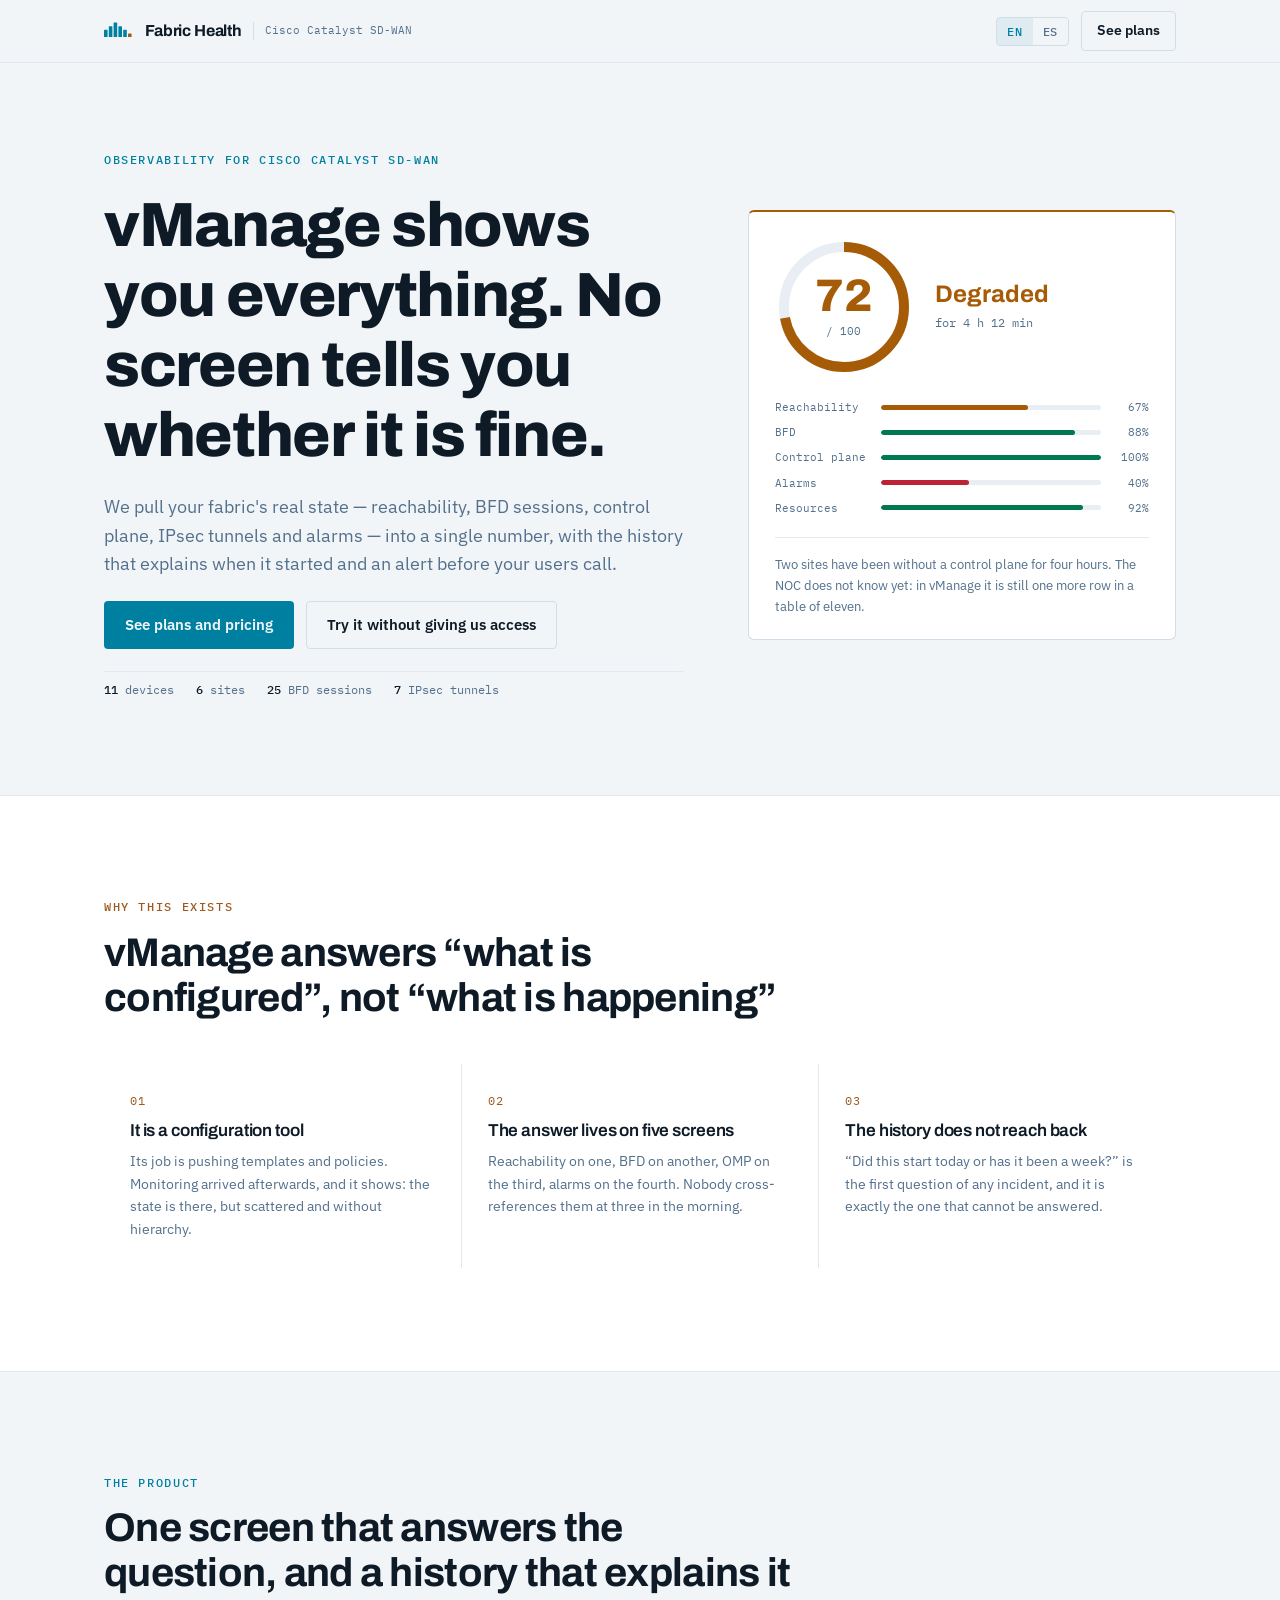
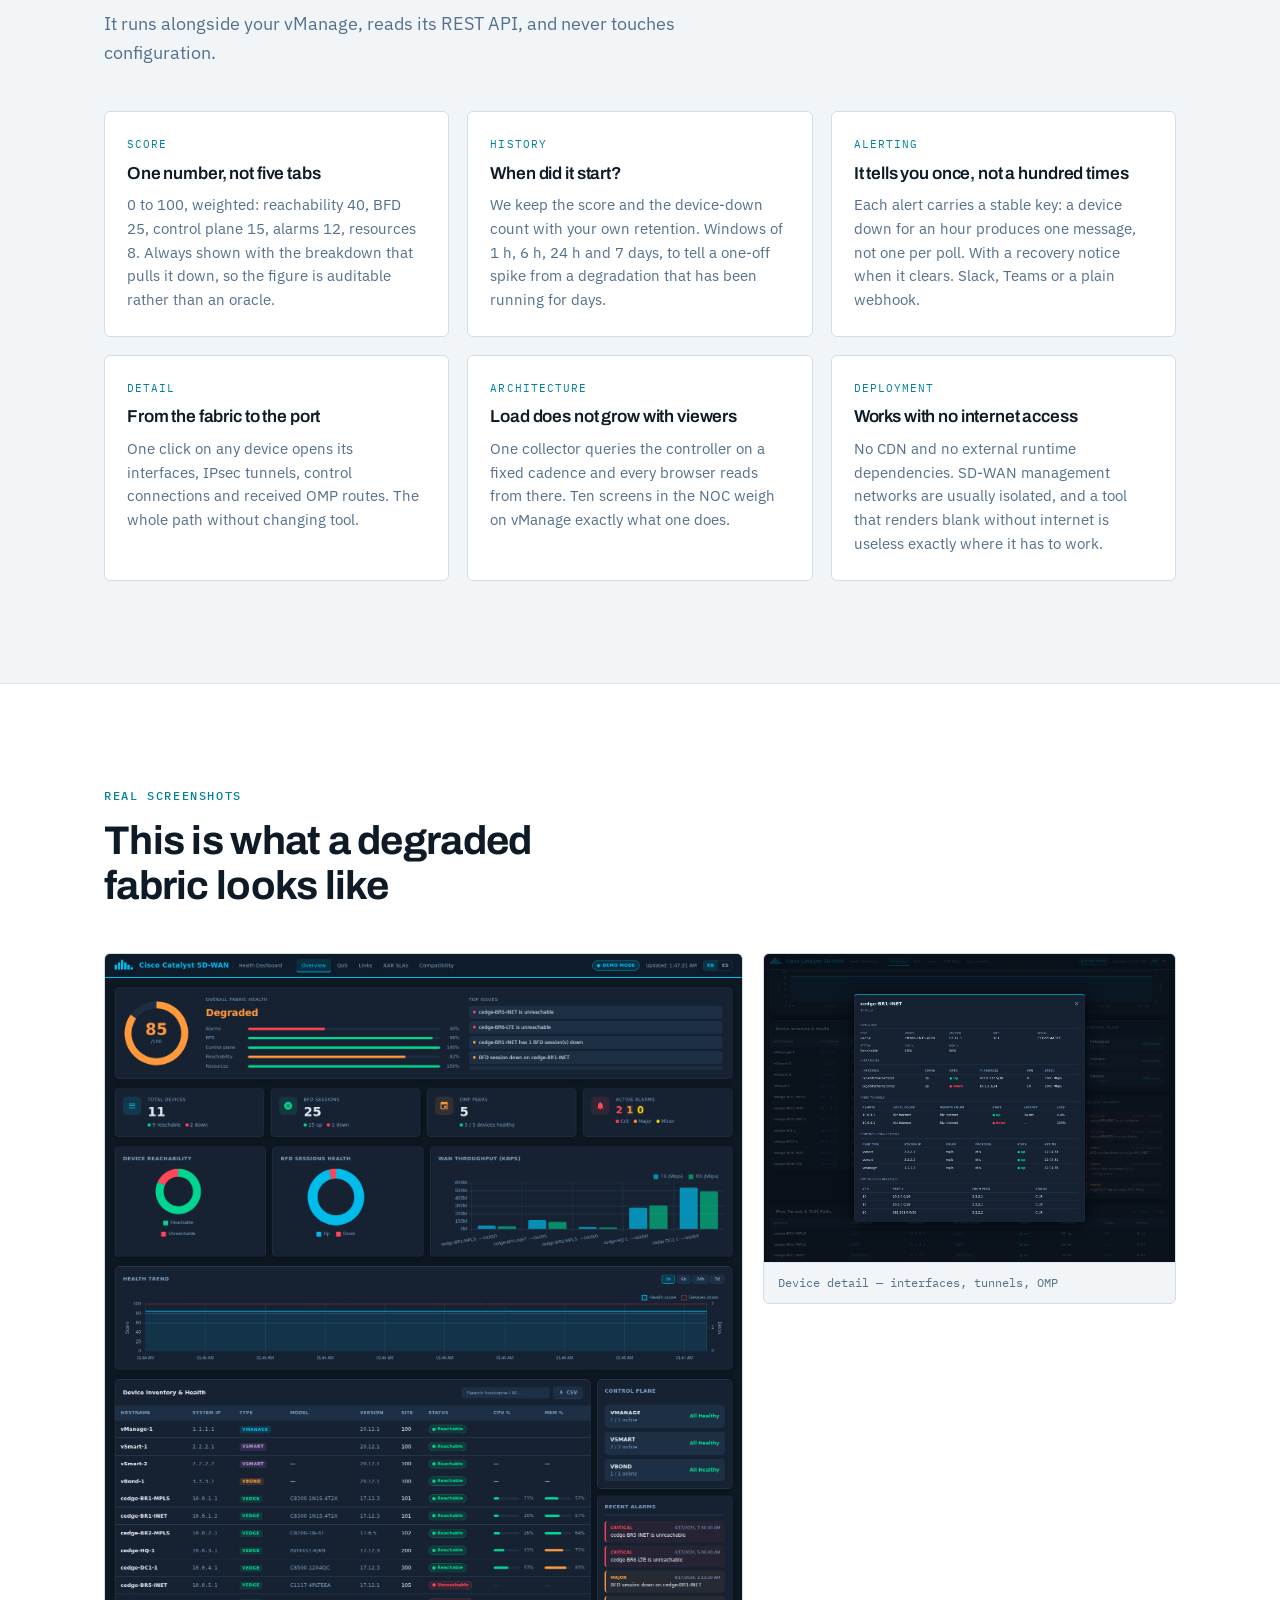
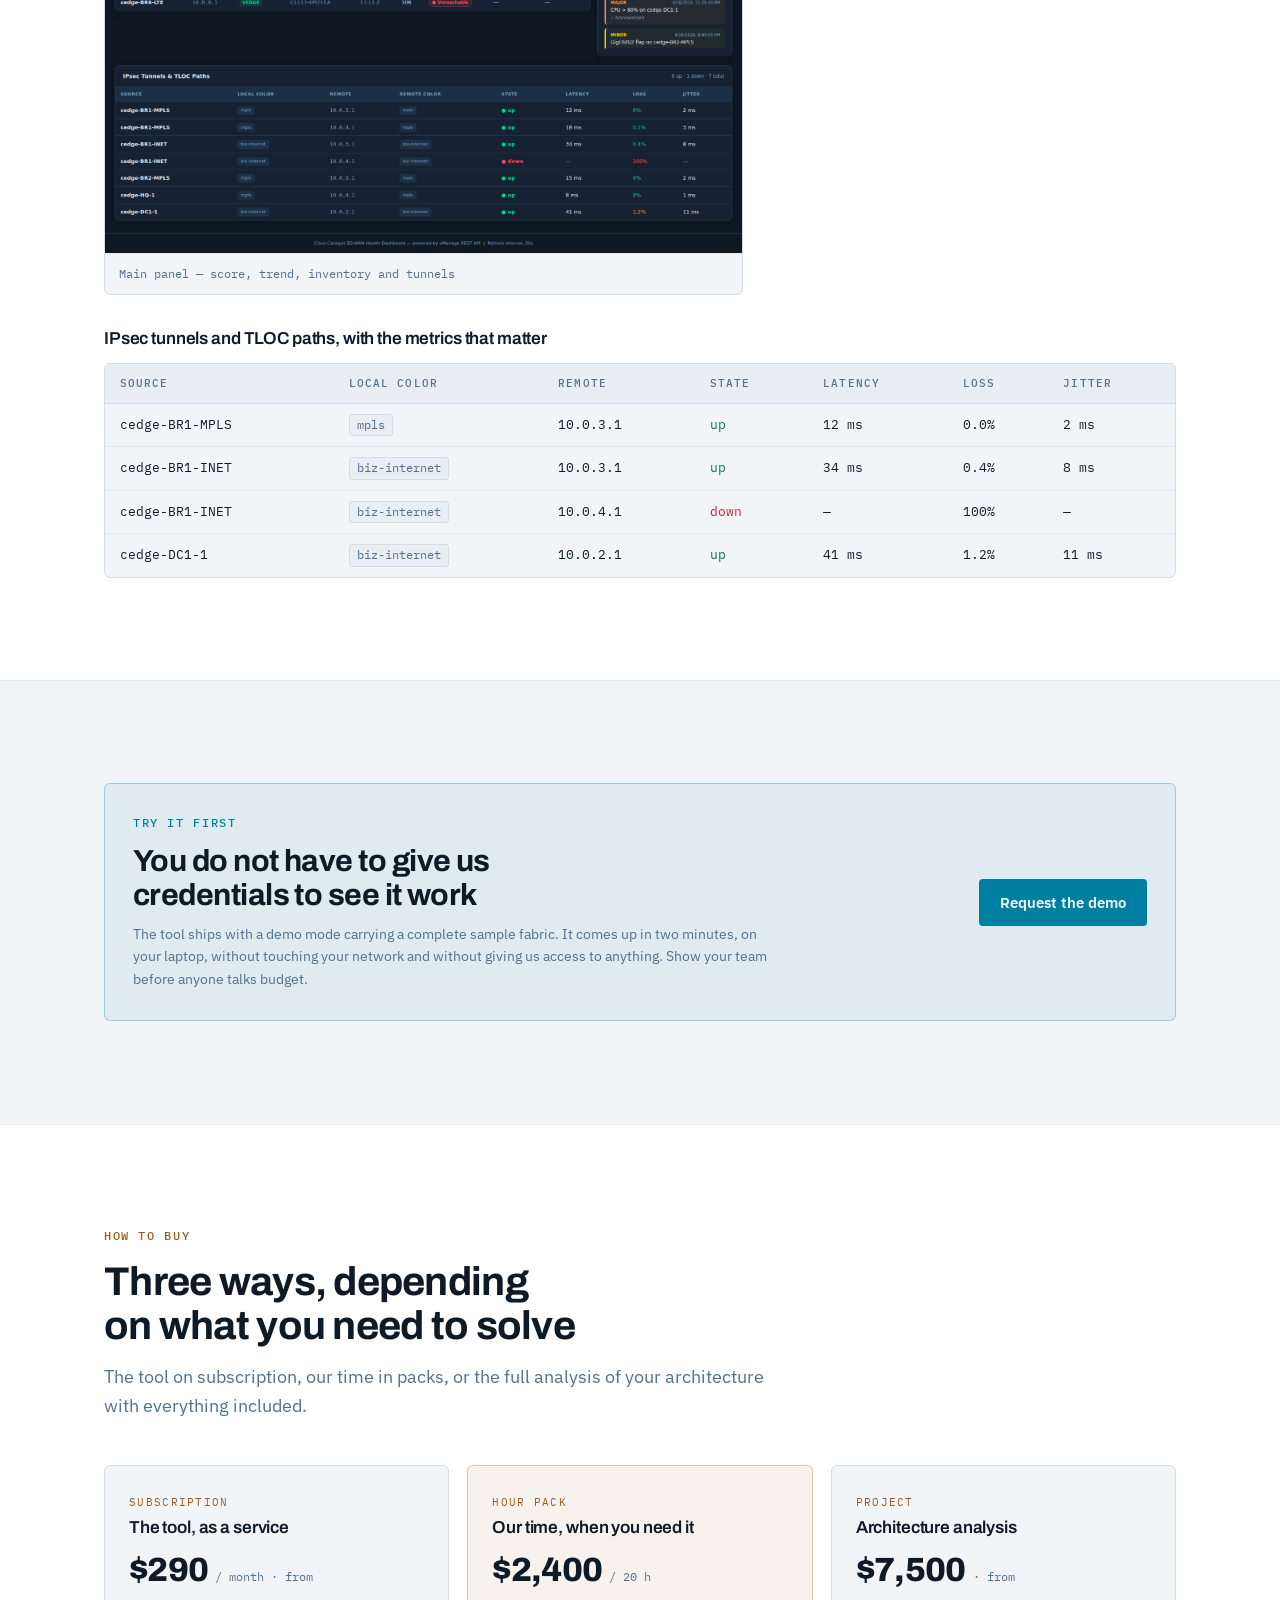
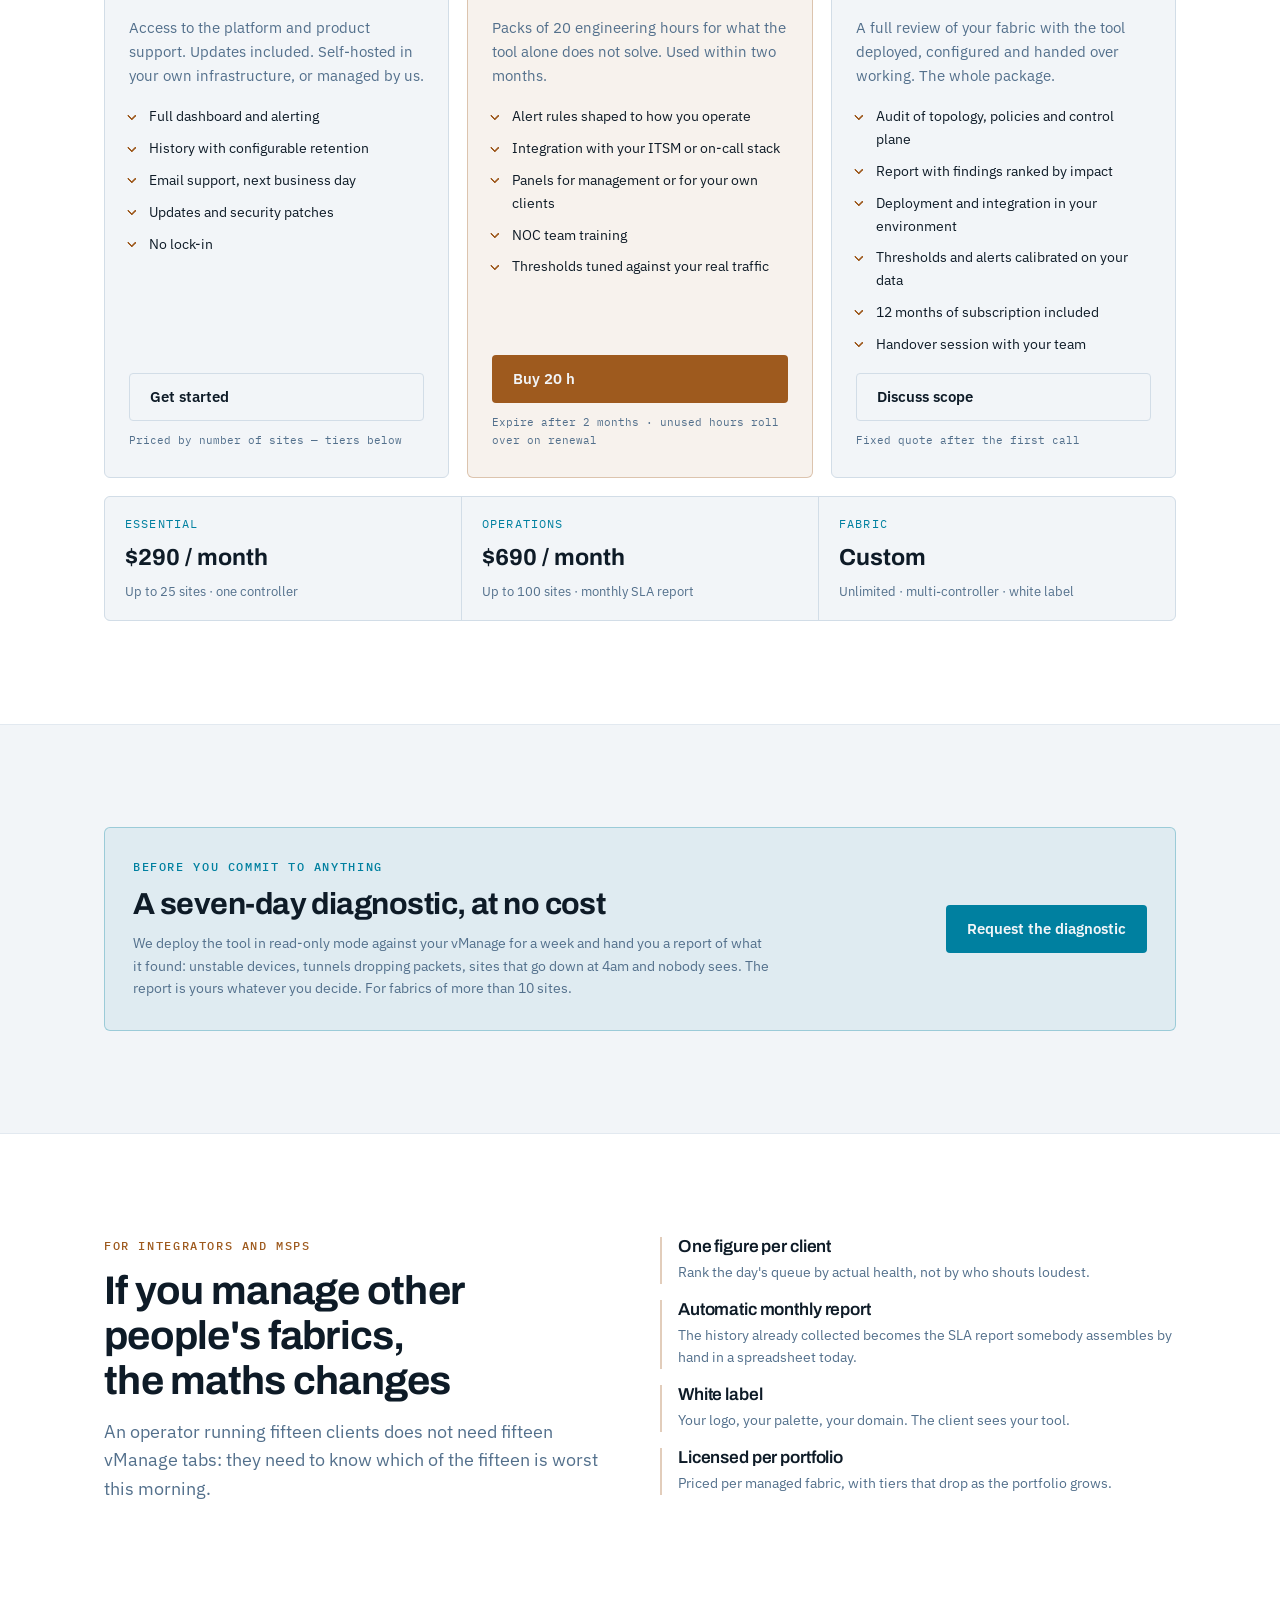
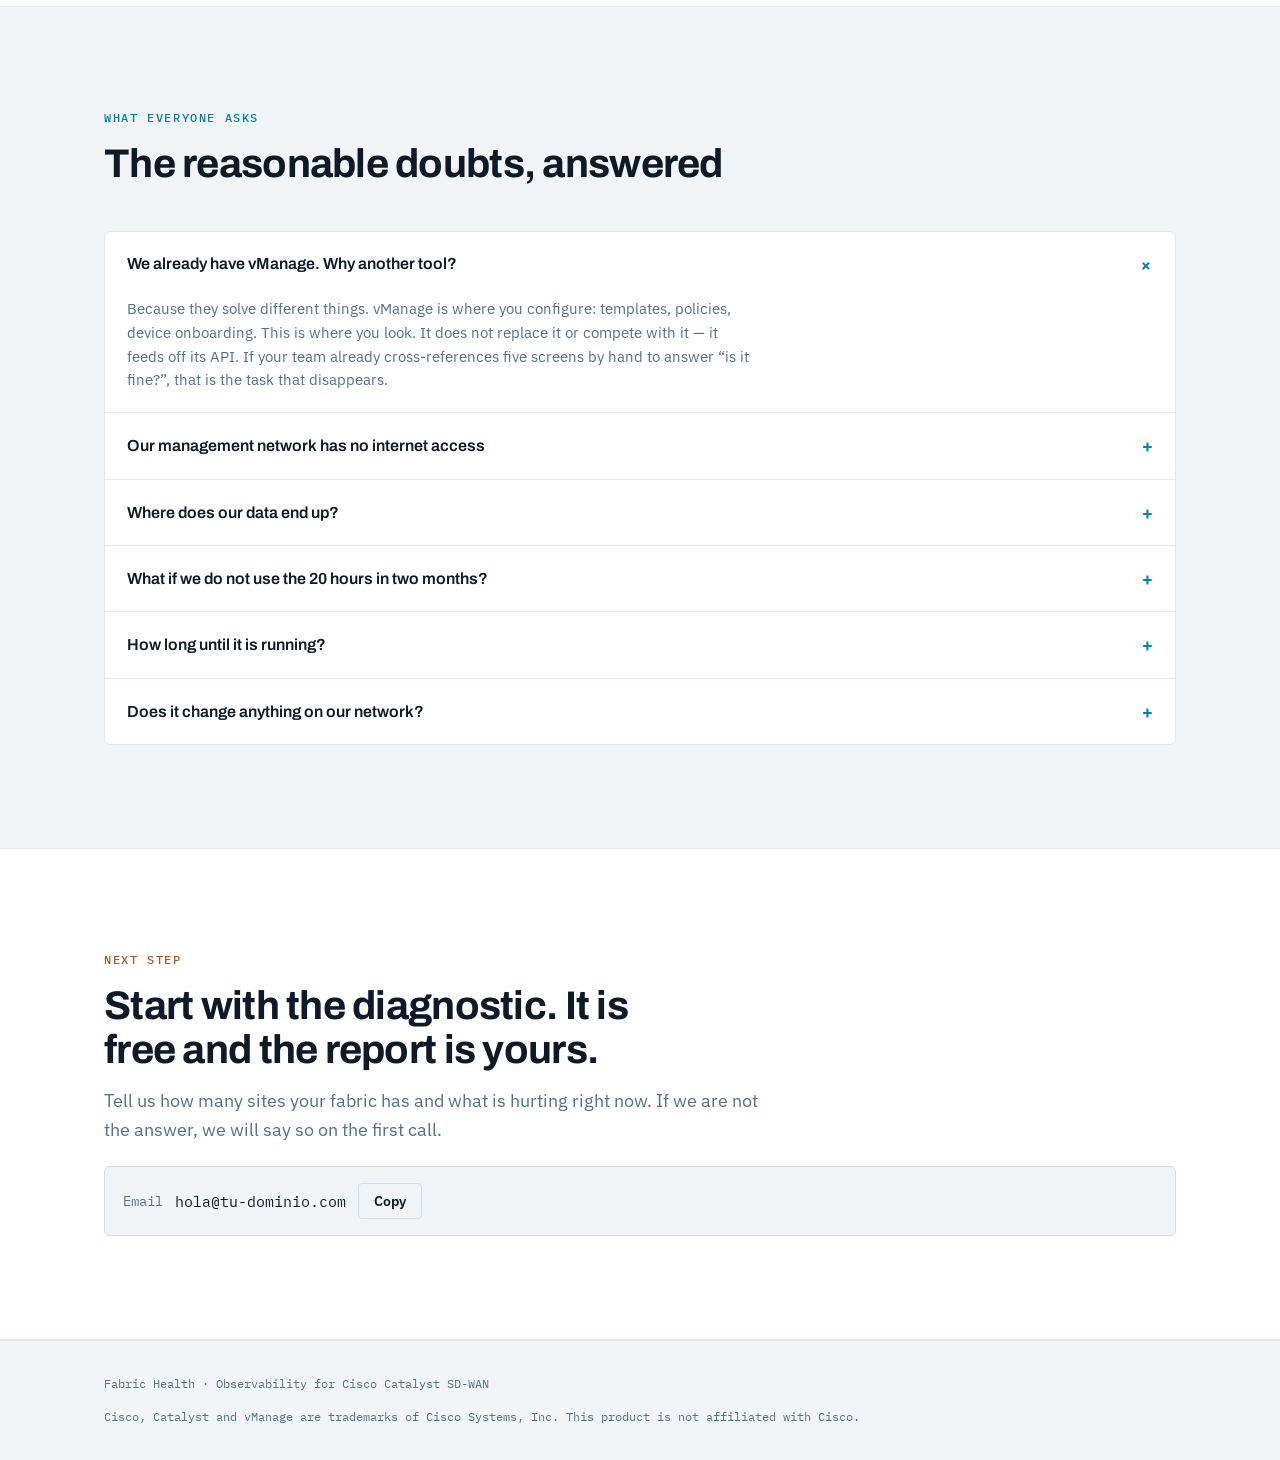
<file: landing/index.html>
<!DOCTYPE html>
<html lang="en">
<head>
<meta charset="utf-8">
<meta name="viewport" content="width=device-width, initial-scale=1, viewport-fit=cover">
<link rel="icon" href="data:image/svg+xml,<svg xmlns='http://www.w3.org/2000/svg' viewBox='0 0 50 32'><rect x='0' y='14' width='6' height='12' fill='%2300BCEB'/><rect x='8' y='8' width='6' height='18' fill='%2300BCEB'/><rect x='16' y='2' width='6' height='24' fill='%2300BCEB'/><rect x='24' y='8' width='6' height='18' fill='%2300BCEB'/><rect x='32' y='14' width='6' height='12' fill='%2300BCEB'/></svg>">
<style>
  :root { padding-top: env(safe-area-inset-top, 0px); padding-bottom: env(safe-area-inset-bottom, 0px); }
  body { margin: 0; }
  img { max-width: 100%; }
  [hidden] { display: none !important; }
</style>
<title>Fabric Health</title>

<link rel="stylesheet" href="https://fonts.googleapis.com/css2?family=Archivo:wght@500;600;700;800&family=IBM+Plex+Mono:wght@400;500;600&family=IBM+Plex+Sans:wght@400;500;600&display=swap">

<style>
/* ============================================================
   PRICES — every amount lives in the LANG catalogues below.
   Search for "PRICE" to find them.
   ============================================================ */

:root {
  color-scheme: dark;

  --ink:        #0A121C;
  --surface:    #101C2A;
  --surface-2:  #16263A;
  --line:       #1E3448;
  --line-soft:  #172A3C;
  --text:       #DEE8F4;
  --text-dim:   #7C97B5;

  --cyan:       #00BCEB;
  --cyan-soft:  rgba(0, 188, 235, .10);
  --cyan-line:  rgba(0, 188, 235, .35);
  --copper:     #E09355;
  --copper-soft: rgba(224, 147, 85, .10);
  --copper-line: rgba(224, 147, 85, .35);

  --green:      #00D68F;
  --amber:      #FFA23C;
  --red:        #FF5A68;

  --display: "Archivo", "Helvetica Neue", Arial, sans-serif;
  --body:    "IBM Plex Sans", system-ui, -apple-system, sans-serif;
  --mono:    "IBM Plex Mono", ui-monospace, "SF Mono", Menlo, monospace;

  --gutter: 24px;
  --maxw: 1120px;
}

@media (prefers-color-scheme: light) {
  :root:not([data-theme="dark"]) {
    color-scheme: light;
    --ink:        #F2F5F8;
    --surface:    #FFFFFF;
    --surface-2:  #E8EEF4;
    --line:       #D2DDE7;
    --line-soft:  #E2E9F0;
    --text:       #0E1B27;
    --text-dim:   #53708C;
    --cyan:       #0080A0;
    --cyan-soft:  rgba(0, 128, 160, .08);
    --cyan-line:  rgba(0, 128, 160, .30);
    --copper:     #9E5A1E;
    --copper-soft: rgba(158, 90, 30, .08);
    --copper-line: rgba(158, 90, 30, .30);
    --green:      #00794F;
    --amber:      #A65C06;
    --red:        #BC2334;
  }
}

:root[data-theme="light"] {
  color-scheme: light;
  --ink:        #F2F5F8;
  --surface:    #FFFFFF;
  --surface-2:  #E8EEF4;
  --line:       #D2DDE7;
  --line-soft:  #E2E9F0;
  --text:       #0E1B27;
  --text-dim:   #53708C;
  --cyan:       #0080A0;
  --cyan-soft:  rgba(0, 128, 160, .08);
  --cyan-line:  rgba(0, 128, 160, .30);
  --copper:     #9E5A1E;
  --copper-soft: rgba(158, 90, 30, .08);
  --copper-line: rgba(158, 90, 30, .30);
  --green:      #00794F;
  --amber:      #A65C06;
  --red:        #BC2334;
}

*, *::before, *::after { box-sizing: border-box; }

body {
  margin: 0;
  background: var(--ink);
  color: var(--text);
  font-family: var(--body);
  font-size: 16px;
  line-height: 1.6;
  -webkit-font-smoothing: antialiased;
}

.wrap {
  max-width: var(--maxw);
  margin-inline: auto;
  padding-inline: var(--gutter);
}

h1, h2, h3 { font-family: var(--display); text-wrap: balance; margin: 0; line-height: 1.12; }
h1 { font-size: clamp(2.1rem, 5.4vw, 3.9rem); font-weight: 800; letter-spacing: -.022em; }
h2 { font-size: clamp(1.6rem, 3.4vw, 2.5rem); font-weight: 700; letter-spacing: -.018em; }
h3 { font-size: 1.08rem; font-weight: 600; letter-spacing: -.008em; }
p  { margin: 0; }

.eyebrow {
  font-family: var(--mono);
  font-size: .72rem;
  font-weight: 500;
  letter-spacing: .14em;
  text-transform: uppercase;
  color: var(--cyan);
}
.eyebrow.warm { color: var(--copper); }

.lede { font-size: 1.12rem; color: var(--text-dim); max-width: 62ch; }
.small { font-size: .88rem; color: var(--text-dim); }
.mono { font-family: var(--mono); }

/* ---------- top bar ---------- */
.topbar {
  position: sticky;
  top: env(safe-area-inset-top, 0px);
  z-index: 50;
  background: color-mix(in srgb, var(--ink) 88%, transparent);
  backdrop-filter: blur(12px);
  border-bottom: 1px solid var(--line-soft);
}
.topbar-inner {
  display: flex; align-items: center; justify-content: space-between;
  gap: 14px; height: 62px;
}
.brand { display: flex; align-items: center; gap: 11px; min-width: 0; }
.brand-mark { flex: none; }
.brand-name {
  font-family: var(--display); font-weight: 700; font-size: 1rem;
  letter-spacing: -.01em; white-space: nowrap;
}
.brand-sub {
  font-family: var(--mono); font-size: .7rem; color: var(--text-dim);
  border-left: 1px solid var(--line); padding-left: 11px; white-space: nowrap;
}
@media (max-width: 700px) { .brand-sub { display: none; } }

.topbar-actions { display: flex; align-items: center; gap: 12px; }

/* ---------- language switcher ---------- */
.lang {
  display: flex;
  border: 1px solid var(--line);
  border-radius: 4px;
  overflow: hidden;
  flex: none;
}
.lang button {
  font-family: var(--mono); font-size: .72rem; font-weight: 500;
  letter-spacing: .06em;
  padding: 6px 10px; border: none; cursor: pointer;
  background: transparent; color: var(--text-dim);
  transition: all .18s ease;
}
.lang button:hover { color: var(--text); background: var(--surface-2); }
.lang button[aria-pressed="true"] { background: var(--cyan-soft); color: var(--cyan); }

/* ---------- buttons ---------- */
.btn {
  display: inline-flex; align-items: center; gap: 8px;
  font-family: var(--body); font-size: .92rem; font-weight: 600;
  padding: 11px 20px; border-radius: 4px; text-decoration: none;
  border: 1px solid transparent; cursor: pointer; transition: all .18s ease;
  white-space: nowrap;
}
.btn-primary { background: var(--cyan); color: var(--ink); }
.btn-primary:hover { filter: brightness(1.12); }
.btn-ghost { border-color: var(--line); color: var(--text); background: transparent; }
.btn-ghost:hover { border-color: var(--cyan); color: var(--cyan); }
.btn-warm { background: var(--copper); color: var(--ink); }
.btn-warm:hover { filter: brightness(1.12); }
.btn-sm { padding: 8px 15px; font-size: .85rem; }
a:focus-visible, button:focus-visible { outline: 2px solid var(--cyan); outline-offset: 3px; }

/* ---------- sections ---------- */
section { padding-block: clamp(56px, 8vw, 104px); }
.band { background: var(--surface); border-block: 1px solid var(--line-soft); }
.sec-head { display: flex; flex-direction: column; gap: 14px; margin-bottom: 44px; max-width: 70ch; }

/* ---------- hero ---------- */
.hero { padding-block: clamp(48px, 7vw, 88px) clamp(56px, 8vw, 96px); }
.hero-grid {
  display: grid; grid-template-columns: 1.15fr .85fr;
  gap: clamp(32px, 5vw, 68px); align-items: center;
}
@media (max-width: 900px) { .hero-grid { grid-template-columns: 1fr; } }

.hero-copy { display: flex; flex-direction: column; gap: 22px; }
.hero-actions { display: flex; flex-wrap: wrap; gap: 12px; }

.hero-facts {
  display: flex; flex-wrap: wrap; gap: 8px 22px;
  font-family: var(--mono); font-size: .76rem; color: var(--text-dim);
  padding-top: 8px; border-top: 1px solid var(--line-soft);
}
.hero-facts b { color: var(--text); font-weight: 500; }

/* ---------- gauge ---------- */
.gauge-card {
  background: var(--surface); border: 1px solid var(--line);
  border-top: 2px solid var(--amber); border-radius: 6px;
  padding: 26px 26px 22px;
}
.gauge-top { display: flex; align-items: center; gap: 22px; }
.gauge-ring { position: relative; flex: none; width: 138px; height: 138px; }
.gauge-ring svg { transform: rotate(-90deg); display: block; }
.gauge-num {
  position: absolute; inset: 0; display: flex;
  flex-direction: column; align-items: center; justify-content: center;
}
.gauge-val {
  font-family: var(--display); font-size: 2.85rem; font-weight: 800;
  line-height: 1; color: var(--amber); font-variant-numeric: tabular-nums;
}
.gauge-max { font-family: var(--mono); font-size: .66rem; color: var(--text-dim); margin-top: 3px; }
.gauge-verdict { min-width: 0; }
.gauge-grade {
  font-family: var(--display); font-size: 1.5rem; font-weight: 700;
  color: var(--amber); line-height: 1.1;
}
.gauge-since { font-family: var(--mono); font-size: .74rem; color: var(--text-dim); margin-top: 6px; }

.gauge-bars { display: flex; flex-direction: column; gap: 7px; margin-top: 22px; }
.gbar { display: grid; grid-template-columns: 96px 1fr 38px; align-items: center; gap: 10px; }
.gbar-name { font-family: var(--mono); font-size: .71rem; color: var(--text-dim); }
.gbar-track { display: block; height: 5px; background: var(--surface-2); border-radius: 3px; overflow: hidden; }
.gbar-fill { display: block; height: 100%; border-radius: 3px; width: 0; transition: width 1.1s cubic-bezier(.22,.9,.3,1); }
.gbar-val {
  font-family: var(--mono); font-size: .71rem; color: var(--text-dim);
  text-align: right; font-variant-numeric: tabular-nums;
}
.gauge-foot {
  margin-top: 20px; padding-top: 16px; border-top: 1px solid var(--line-soft);
  font-size: .82rem; color: var(--text-dim);
}

/* ---------- problems ---------- */
.problems { display: grid; grid-template-columns: repeat(3, 1fr); gap: 1px; background: var(--line-soft); }
@media (max-width: 820px) { .problems { grid-template-columns: 1fr; } }
.problem { background: var(--surface); padding: 28px 26px; display: flex; flex-direction: column; gap: 10px; }
.problem-num { font-family: var(--mono); font-size: .72rem; color: var(--copper); letter-spacing: .1em; }

/* ---------- features ---------- */
.features { display: grid; grid-template-columns: repeat(auto-fit, minmax(270px, 1fr)); gap: 18px; }
.feature {
  background: var(--surface); border: 1px solid var(--line); border-radius: 6px;
  padding: 24px 22px; display: flex; flex-direction: column; gap: 10px;
}
.feature-tag {
  font-family: var(--mono); font-size: .68rem; letter-spacing: .1em;
  text-transform: uppercase; color: var(--cyan);
}
.feature p { font-size: .93rem; color: var(--text-dim); }

/* ---------- shots ---------- */
.shots { display: grid; grid-template-columns: 1.55fr 1fr; gap: 20px; align-items: start; }
@media (max-width: 820px) { .shots { grid-template-columns: 1fr; } }
.shot { border: 1px solid var(--line); border-radius: 6px; overflow: hidden; background: var(--ink); }
.shot img { display: block; width: 100%; max-width: 100%; height: auto; }
.shot figcaption {
  font-family: var(--mono); font-size: .72rem; color: var(--text-dim);
  padding: 11px 14px; border-top: 1px solid var(--line-soft);
}
figure { margin: 0; }

/* ---------- tunnel table ---------- */
.tbl-wrap { overflow-x: auto; border: 1px solid var(--line); border-radius: 6px; background: var(--ink); }
table.tloc { width: 100%; border-collapse: collapse; font-family: var(--mono); font-size: .8rem; min-width: 560px; }
table.tloc th {
  text-align: left; padding: 11px 15px; font-weight: 500; font-size: .68rem;
  letter-spacing: .1em; text-transform: uppercase; color: var(--text-dim);
  border-bottom: 1px solid var(--line); background: var(--surface-2);
}
table.tloc td { padding: 10px 15px; border-bottom: 1px solid var(--line-soft); font-variant-numeric: tabular-nums; }
table.tloc tr:last-child td { border-bottom: none; }
.st-up { color: var(--green); }
.st-down { color: var(--red); }
.chip {
  display: inline-block; padding: 1px 7px; border-radius: 3px; font-size: .72rem;
  background: var(--surface-2); color: var(--text-dim); border: 1px solid var(--line);
}

/* ---------- plans ---------- */
.plans { display: grid; grid-template-columns: repeat(3, 1fr); gap: 18px; align-items: stretch; }
@media (max-width: 980px) { .plans { grid-template-columns: 1fr; } }
.plan {
  background: var(--ink); border: 1px solid var(--line); border-radius: 6px;
  padding: 28px 24px; display: flex; flex-direction: column; gap: 18px;
}
.plan.featured { border-color: var(--copper-line); background: var(--copper-soft); }
.plan-head { display: flex; flex-direction: column; gap: 7px; }
.plan-kind {
  font-family: var(--mono); font-size: .68rem; letter-spacing: .12em;
  text-transform: uppercase; color: var(--copper);
}
.plan-price { display: flex; align-items: baseline; gap: 7px; flex-wrap: wrap; }
.price {
  font-family: var(--display); font-size: 2.1rem; font-weight: 800;
  letter-spacing: -.02em; font-variant-numeric: tabular-nums;
}
.price-unit { font-family: var(--mono); font-size: .78rem; color: var(--text-dim); }
.plan > p { font-size: .93rem; color: var(--text-dim); }
.plan ul { margin: 0; padding: 0; list-style: none; display: flex; flex-direction: column; gap: 9px; }
.plan li { font-size: .89rem; padding-left: 20px; position: relative; color: var(--text); }
.plan li::before {
  content: ""; position: absolute; left: 0; top: .52em;
  width: 7px; height: 7px; border-radius: 1px;
  border-left: 2px solid var(--copper); border-bottom: 2px solid var(--copper);
  transform: rotate(-45deg) translateY(-1px);
}
.plan-foot { margin-top: auto; display: flex; flex-direction: column; gap: 10px; }
.plan-note { font-family: var(--mono); font-size: .71rem; color: var(--text-dim); }

.tiers {
  display: grid; grid-template-columns: repeat(3, 1fr); gap: 1px;
  background: var(--line); border: 1px solid var(--line);
  border-radius: 6px; overflow: hidden; margin-top: 18px;
}
@media (max-width: 760px) { .tiers { grid-template-columns: 1fr; } }
.tier { background: var(--ink); padding: 18px 20px; display: flex; flex-direction: column; gap: 5px; }
.tier-name { font-family: var(--mono); font-size: .72rem; letter-spacing: .1em; text-transform: uppercase; color: var(--cyan); }
.tier-price { font-family: var(--display); font-size: 1.45rem; font-weight: 700; font-variant-numeric: tabular-nums; }
.tier-scope { font-size: .84rem; color: var(--text-dim); }

/* ---------- entry offer ---------- */
.entry {
  border: 1px solid var(--cyan-line); background: var(--cyan-soft);
  border-radius: 6px; padding: 30px 28px;
  display: grid; grid-template-columns: 1fr auto; gap: 26px; align-items: center;
}
@media (max-width: 780px) { .entry { grid-template-columns: 1fr; } }
.entry-copy { display: flex; flex-direction: column; gap: 11px; max-width: 64ch; }
.entry h2 { font-size: clamp(1.4rem, 2.8vw, 1.9rem); }

/* ---------- msp ---------- */
.msp-grid { display: grid; grid-template-columns: 1fr 1fr; gap: 40px; align-items: start; }
@media (max-width: 860px) { .msp-grid { grid-template-columns: 1fr; gap: 28px; } }
.msp-points { display: flex; flex-direction: column; gap: 16px; }
.msp-point { display: flex; flex-direction: column; gap: 5px; padding-left: 16px; border-left: 2px solid var(--copper-line); }

/* ---------- faq ---------- */
.faq { display: flex; flex-direction: column; gap: 1px; background: var(--line-soft); border: 1px solid var(--line-soft); border-radius: 6px; overflow: hidden; }
details { background: var(--surface); }
summary {
  cursor: pointer; padding: 18px 22px; font-family: var(--display);
  font-weight: 600; font-size: 1rem; list-style: none;
  display: flex; align-items: center; justify-content: space-between; gap: 16px;
}
summary::-webkit-details-marker { display: none; }
summary::after {
  content: "+"; font-family: var(--mono); color: var(--cyan);
  font-size: 1.15rem; flex: none; transition: transform .2s ease;
}
details[open] summary::after { transform: rotate(45deg); }
details p { padding: 0 22px 20px; font-size: .93rem; color: var(--text-dim); max-width: 74ch; }

/* ---------- contact ---------- */
.contact-box {
  display: flex; flex-wrap: wrap; gap: 12px; align-items: center;
  background: var(--ink); border: 1px solid var(--line);
  border-radius: 6px; padding: 16px 18px; margin-top: 8px;
}
.contact-val {
  font-family: var(--mono); font-size: .95rem; color: var(--text);
  user-select: all; word-break: break-all;
}
.copied { color: var(--green); font-family: var(--mono); font-size: .8rem; }

/* ---------- footer ---------- */
footer { border-top: 1px solid var(--line-soft); padding-block: 34px; }
.foot-inner { display: flex; flex-wrap: wrap; gap: 14px; justify-content: space-between; align-items: center; }
.foot-note { font-family: var(--mono); font-size: .73rem; color: var(--text-dim); }

@media (prefers-reduced-motion: reduce) {
  * { animation-duration: .01ms !important; transition-duration: .01ms !important; }
}
</style>
</head>
<body>
<!-- ============================ NAV ============================ -->
<header class="topbar">
  <div class="wrap topbar-inner">
    <div class="brand">
      <svg class="brand-mark" width="30" height="20" viewBox="0 0 50 32" aria-hidden="true">
        <rect x="0"  y="14" width="6" height="12" rx="1" fill="var(--cyan)"/>
        <rect x="8"  y="8"  width="6" height="18" rx="1" fill="var(--cyan)"/>
        <rect x="16" y="2"  width="6" height="24" rx="1" fill="var(--cyan)"/>
        <rect x="24" y="8"  width="6" height="18" rx="1" fill="var(--cyan)"/>
        <rect x="32" y="14" width="6" height="12" rx="1" fill="var(--cyan)"/>
        <rect x="40" y="20" width="6" height="6"  rx="1" fill="var(--copper)"/>
      </svg>
      <span class="brand-name">Fabric Health</span>
      <span class="brand-sub">Cisco Catalyst SD-WAN</span>
    </div>
    <div class="topbar-actions">
      <div class="lang" id="lang" role="group" aria-label="Language"></div>
      <a class="btn btn-ghost btn-sm" href="#plans" data-i18n="nav.plans">See plans</a>
    </div>
  </div>
</header>

<!-- ============================ HERO ============================ -->
<section class="hero">
  <div class="wrap hero-grid">
    <div class="hero-copy">
      <span class="eyebrow" data-i18n="hero.eyebrow">Observability for Cisco Catalyst SD-WAN</span>
      <h1 data-i18n="hero.h1">vManage shows you everything. No screen tells you whether it is fine.</h1>
      <p class="lede" data-i18n="hero.lede">
        We pull your fabric's real state — reachability, BFD sessions, control plane,
        IPsec tunnels and alarms — into a single number, with the history that explains
        when it started and an alert before your users call.
      </p>
      <div class="hero-actions">
        <a class="btn btn-primary" href="#plans" data-i18n="hero.cta_plans">See plans and pricing</a>
        <a class="btn btn-ghost" href="#demo" data-i18n="hero.cta_demo">Try it without giving us access</a>
      </div>
      <div class="hero-facts">
        <span><b>11</b> <span data-i18n="hero.fact_devices">devices</span></span>
        <span><b>6</b> <span data-i18n="hero.fact_sites">sites</span></span>
        <span><b>25</b> <span data-i18n="hero.fact_bfd">BFD sessions</span></span>
        <span><b>7</b> <span data-i18n="hero.fact_tunnels">IPsec tunnels</span></span>
      </div>
    </div>

    <div class="gauge-card">
      <div class="gauge-top">
        <div class="gauge-ring">
          <svg width="138" height="138" viewBox="0 0 138 138" role="img" id="gauge-svg">
            <circle cx="69" cy="69" r="60" fill="none" stroke="var(--surface-2)" stroke-width="10"/>
            <circle id="arc" cx="69" cy="69" r="60" fill="none"
                    stroke="var(--amber)" stroke-width="10" stroke-linecap="butt"
                    stroke-dasharray="376.99" stroke-dashoffset="105.56"/>
          </svg>
          <div class="gauge-num">
            <span class="gauge-val" id="score">72</span>
            <span class="gauge-max">/ 100</span>
          </div>
        </div>
        <div class="gauge-verdict">
          <div class="gauge-grade" data-i18n="gauge.grade">Degraded</div>
          <div class="gauge-since" data-i18n="gauge.since">for 4 h 12 min</div>
        </div>
      </div>

      <div class="gauge-bars">
        <div class="gbar"><span class="gbar-name" data-i18n="cat.reach">Reachability</span><span class="gbar-track"><span class="gbar-fill" data-pct="67" style="background:var(--amber)"></span></span><span class="gbar-val">67%</span></div>
        <div class="gbar"><span class="gbar-name" data-i18n="cat.bfd">BFD</span><span class="gbar-track"><span class="gbar-fill" data-pct="88" style="background:var(--green)"></span></span><span class="gbar-val">88%</span></div>
        <div class="gbar"><span class="gbar-name" data-i18n="cat.control">Control plane</span><span class="gbar-track"><span class="gbar-fill" data-pct="100" style="background:var(--green)"></span></span><span class="gbar-val">100%</span></div>
        <div class="gbar"><span class="gbar-name" data-i18n="cat.alarms">Alarms</span><span class="gbar-track"><span class="gbar-fill" data-pct="40" style="background:var(--red)"></span></span><span class="gbar-val">40%</span></div>
        <div class="gbar"><span class="gbar-name" data-i18n="cat.resources">Resources</span><span class="gbar-track"><span class="gbar-fill" data-pct="92" style="background:var(--green)"></span></span><span class="gbar-val">92%</span></div>
      </div>

      <p class="gauge-foot" data-i18n="gauge.foot">
        Two sites have been without a control plane for four hours. The NOC does not
        know yet: in vManage it is still one more row in a table of eleven.
      </p>
    </div>
  </div>
</section>

<!-- ============================ PROBLEM ============================ -->
<section class="band">
  <div class="wrap">
    <div class="sec-head">
      <span class="eyebrow warm" data-i18n="problem.eyebrow">Why this exists</span>
      <h2 data-i18n="problem.h2">vManage answers "what is configured", not "what is happening"</h2>
    </div>
    <div class="problems">
      <div class="problem">
        <span class="problem-num">01</span>
        <h3 data-i18n="problem.1.h">It is a configuration tool</h3>
        <p class="small" data-i18n="problem.1.p">
          Its job is pushing templates and policies. Monitoring arrived afterwards,
          and it shows: the state is there, but scattered and without hierarchy.
        </p>
      </div>
      <div class="problem">
        <span class="problem-num">02</span>
        <h3 data-i18n="problem.2.h">The answer lives on five screens</h3>
        <p class="small" data-i18n="problem.2.p">
          Reachability on one, BFD on another, OMP on the third, alarms on the
          fourth. Nobody cross-references them at three in the morning.
        </p>
      </div>
      <div class="problem">
        <span class="problem-num">03</span>
        <h3 data-i18n="problem.3.h">The history does not reach back</h3>
        <p class="small" data-i18n="problem.3.p">
          "Did this start today or has it been a week?" is the first question of any
          incident, and it is exactly the one that cannot be answered.
        </p>
      </div>
    </div>
  </div>
</section>

<!-- ============================ PRODUCT ============================ -->
<section>
  <div class="wrap">
    <div class="sec-head">
      <span class="eyebrow" data-i18n="product.eyebrow">The product</span>
      <h2 data-i18n="product.h2">One screen that answers the question, and a history that explains it</h2>
      <p class="lede" data-i18n="product.lede">
        It runs alongside your vManage, reads its REST API, and never touches
        configuration.
      </p>
    </div>

    <div class="features">
      <div class="feature">
        <span class="feature-tag" data-i18n="feat.1.tag">Score</span>
        <h3 data-i18n="feat.1.h">One number, not five tabs</h3>
        <p data-i18n="feat.1.p">
          0 to 100, weighted: reachability 40, BFD 25, control plane 15, alarms 12,
          resources 8. Always shown with the breakdown that pulls it down, so the
          figure is auditable rather than an oracle.
        </p>
      </div>
      <div class="feature">
        <span class="feature-tag" data-i18n="feat.2.tag">History</span>
        <h3 data-i18n="feat.2.h">When did it start?</h3>
        <p data-i18n="feat.2.p">
          We keep the score and the device-down count with your own retention.
          Windows of 1 h, 6 h, 24 h and 7 days, to tell a one-off spike from a
          degradation that has been running for days.
        </p>
      </div>
      <div class="feature">
        <span class="feature-tag" data-i18n="feat.3.tag">Alerting</span>
        <h3 data-i18n="feat.3.h">It tells you once, not a hundred times</h3>
        <p data-i18n="feat.3.p">
          Each alert carries a stable key: a device down for an hour produces one
          message, not one per poll. With a recovery notice when it clears. Slack,
          Teams or a plain webhook.
        </p>
      </div>
      <div class="feature">
        <span class="feature-tag" data-i18n="feat.4.tag">Detail</span>
        <h3 data-i18n="feat.4.h">From the fabric to the port</h3>
        <p data-i18n="feat.4.p">
          One click on any device opens its interfaces, IPsec tunnels, control
          connections and received OMP routes. The whole path without changing tool.
        </p>
      </div>
      <div class="feature">
        <span class="feature-tag" data-i18n="feat.5.tag">Architecture</span>
        <h3 data-i18n="feat.5.h">Load does not grow with viewers</h3>
        <p data-i18n="feat.5.p">
          One collector queries the controller on a fixed cadence and every browser
          reads from there. Ten screens in the NOC weigh on vManage exactly what one
          does.
        </p>
      </div>
      <div class="feature">
        <span class="feature-tag" data-i18n="feat.6.tag">Deployment</span>
        <h3 data-i18n="feat.6.h">Works with no internet access</h3>
        <p data-i18n="feat.6.p">
          No CDN and no external runtime dependencies. SD-WAN management networks are
          usually isolated, and a tool that renders blank without internet is useless
          exactly where it has to work.
        </p>
      </div>
    </div>
  </div>
</section>

<!-- ============================ SCREENSHOTS ============================ -->
<section class="band">
  <div class="wrap">
    <div class="sec-head">
      <span class="eyebrow" data-i18n="shots.eyebrow">Real screenshots</span>
      <h2 data-i18n="shots.h2">This is what a degraded fabric looks like</h2>
    </div>
    <div class="shots">
      <figure class="shot">
        <img src="img/dashboard.png" data-i18n-alt="shots.alt1"
             alt="Main panel: health score, status cards, trend chart, device inventory and IPsec tunnel table.">
        <figcaption data-i18n="shots.cap1">Main panel — score, trend, inventory and tunnels</figcaption>
      </figure>
      <figure class="shot">
        <img src="img/device-detail.png" data-i18n-alt="shots.alt2"
             alt="Branch router detail: interfaces, IPsec tunnels, control connections and received OMP routes.">
        <figcaption data-i18n="shots.cap2">Device detail — interfaces, tunnels, OMP</figcaption>
      </figure>
    </div>

    <div style="margin-top:34px; display:flex; flex-direction:column; gap:14px;">
      <h3 data-i18n="shots.tloc_h">IPsec tunnels and TLOC paths, with the metrics that matter</h3>
      <div class="tbl-wrap">
        <table class="tloc">
          <thead>
            <tr>
              <th data-i18n="tloc.source">Source</th>
              <th data-i18n="tloc.local">Local color</th>
              <th data-i18n="tloc.remote">Remote</th>
              <th data-i18n="tloc.state">State</th>
              <th data-i18n="tloc.latency">Latency</th>
              <th data-i18n="tloc.loss">Loss</th>
              <th data-i18n="tloc.jitter">Jitter</th>
            </tr>
          </thead>
          <tbody>
            <tr><td>cedge-BR1-MPLS</td><td><span class="chip">mpls</span></td><td>10.0.3.1</td><td class="st-up" data-i18n="tloc.up">up</td><td>12 ms</td><td data-i18n-num="0.0">0.0%</td><td>2 ms</td></tr>
            <tr><td>cedge-BR1-INET</td><td><span class="chip">biz-internet</span></td><td>10.0.3.1</td><td class="st-up" data-i18n="tloc.up">up</td><td>34 ms</td><td data-i18n-num="0.4">0.4%</td><td>8 ms</td></tr>
            <tr><td>cedge-BR1-INET</td><td><span class="chip">biz-internet</span></td><td>10.0.4.1</td><td class="st-down" data-i18n="tloc.down">down</td><td>—</td><td data-i18n-num="100">100%</td><td>—</td></tr>
            <tr><td>cedge-DC1-1</td><td><span class="chip">biz-internet</span></td><td>10.0.2.1</td><td class="st-up" data-i18n="tloc.up">up</td><td>41 ms</td><td data-i18n-num="1.2">1.2%</td><td>11 ms</td></tr>
          </tbody>
        </table>
      </div>
    </div>
  </div>
</section>

<!-- ============================ DEMO ============================ -->
<section id="demo">
  <div class="wrap">
    <div class="entry">
      <div class="entry-copy">
        <span class="eyebrow" data-i18n="demo.eyebrow">Try it first</span>
        <h2 data-i18n="demo.h2">You do not have to give us credentials to see it work</h2>
        <p class="small" data-i18n="demo.p">
          The tool ships with a demo mode carrying a complete sample fabric. It comes
          up in two minutes, on your laptop, without touching your network and without
          giving us access to anything. Show your team before anyone talks budget.
        </p>
      </div>
      <a class="btn btn-primary" href="#contact" data-i18n="demo.cta">Request the demo</a>
    </div>
  </div>
</section>

<!-- ============================ PLANS ============================ -->
<section id="plans" class="band">
  <div class="wrap">
    <div class="sec-head">
      <span class="eyebrow warm" data-i18n="plans.eyebrow">How to buy</span>
      <h2 data-i18n="plans.h2">Three ways, depending on what you need to solve</h2>
      <p class="lede" data-i18n="plans.lede">
        The tool on subscription, our time in packs, or the full analysis of your
        architecture with everything included.
      </p>
    </div>

    <div class="plans">
      <div class="plan">
        <div class="plan-head">
          <span class="plan-kind" data-i18n="plan.sub.kind">Subscription</span>
          <h3 data-i18n="plan.sub.h">The tool, as a service</h3>
          <div class="plan-price">
            <!-- PRICE -->
            <span class="price" data-i18n="plan.sub.price">$290</span>
            <span class="price-unit" data-i18n="plan.sub.unit">/ month · from</span>
          </div>
        </div>
        <p data-i18n="plan.sub.p">
          Access to the platform and product support. Updates included. Self-hosted in
          your own infrastructure, or managed by us.
        </p>
        <ul>
          <li data-i18n="plan.sub.li1">Full dashboard and alerting</li>
          <li data-i18n="plan.sub.li2">History with configurable retention</li>
          <li data-i18n="plan.sub.li3">Email support, next business day</li>
          <li data-i18n="plan.sub.li4">Updates and security patches</li>
          <li data-i18n="plan.sub.li5">No lock-in</li>
        </ul>
        <div class="plan-foot">
          <a class="btn btn-ghost" href="#contact" data-i18n="plan.sub.cta">Get started</a>
          <span class="plan-note" data-i18n="plan.sub.note">Priced by number of sites — tiers below</span>
        </div>
      </div>

      <div class="plan featured">
        <div class="plan-head">
          <span class="plan-kind" data-i18n="plan.hours.kind">Hour pack</span>
          <h3 data-i18n="plan.hours.h">Our time, when you need it</h3>
          <div class="plan-price">
            <!-- PRICE -->
            <span class="price" data-i18n="plan.hours.price">$2,400</span>
            <span class="price-unit" data-i18n="plan.hours.unit">/ 20 h</span>
          </div>
        </div>
        <p data-i18n="plan.hours.p">
          Packs of 20 engineering hours for what the tool alone does not solve. Used
          within two months.
        </p>
        <ul>
          <li data-i18n="plan.hours.li1">Alert rules shaped to how you operate</li>
          <li data-i18n="plan.hours.li2">Integration with your ITSM or on-call stack</li>
          <li data-i18n="plan.hours.li3">Panels for management or for your own clients</li>
          <li data-i18n="plan.hours.li4">NOC team training</li>
          <li data-i18n="plan.hours.li5">Thresholds tuned against your real traffic</li>
        </ul>
        <div class="plan-foot">
          <a class="btn btn-warm" href="#contact" data-i18n="plan.hours.cta">Buy 20 h</a>
          <span class="plan-note" data-i18n="plan.hours.note">Expire after 2 months · unused hours roll over on renewal</span>
        </div>
      </div>

      <div class="plan">
        <div class="plan-head">
          <span class="plan-kind" data-i18n="plan.arch.kind">Project</span>
          <h3 data-i18n="plan.arch.h">Architecture analysis</h3>
          <div class="plan-price">
            <!-- PRICE -->
            <span class="price" data-i18n="plan.arch.price">$7,500</span>
            <span class="price-unit" data-i18n="plan.arch.unit">· from</span>
          </div>
        </div>
        <p data-i18n="plan.arch.p">
          A full review of your fabric with the tool deployed, configured and handed
          over working. The whole package.
        </p>
        <ul>
          <li data-i18n="plan.arch.li1">Audit of topology, policies and control plane</li>
          <li data-i18n="plan.arch.li2">Report with findings ranked by impact</li>
          <li data-i18n="plan.arch.li3">Deployment and integration in your environment</li>
          <li data-i18n="plan.arch.li4">Thresholds and alerts calibrated on your data</li>
          <li data-i18n="plan.arch.li5">12 months of subscription included</li>
          <li data-i18n="plan.arch.li6">Handover session with your team</li>
        </ul>
        <div class="plan-foot">
          <a class="btn btn-ghost" href="#contact" data-i18n="plan.arch.cta">Discuss scope</a>
          <span class="plan-note" data-i18n="plan.arch.note">Fixed quote after the first call</span>
        </div>
      </div>
    </div>

    <div class="tiers">
      <div class="tier">
        <span class="tier-name" data-i18n="tier.1.name">Essential</span>
        <!-- PRICE -->
        <span class="tier-price" data-i18n="tier.1.price">$290 / month</span>
        <span class="tier-scope" data-i18n="tier.1.scope">Up to 25 sites · one controller</span>
      </div>
      <div class="tier">
        <span class="tier-name" data-i18n="tier.2.name">Operations</span>
        <!-- PRICE -->
        <span class="tier-price" data-i18n="tier.2.price">$690 / month</span>
        <span class="tier-scope" data-i18n="tier.2.scope">Up to 100 sites · monthly SLA report</span>
      </div>
      <div class="tier">
        <span class="tier-name" data-i18n="tier.3.name">Fabric</span>
        <!-- PRICE -->
        <span class="tier-price" data-i18n="tier.3.price">Custom</span>
        <span class="tier-scope" data-i18n="tier.3.scope">Unlimited · multi-controller · white label</span>
      </div>
    </div>
  </div>
</section>

<!-- ============================ DIAGNOSTIC ============================ -->
<section>
  <div class="wrap">
    <div class="entry">
      <div class="entry-copy">
        <span class="eyebrow" data-i18n="diag.eyebrow">Before you commit to anything</span>
        <h2 data-i18n="diag.h2">A seven-day diagnostic, at no cost</h2>
        <p class="small" data-i18n="diag.p">
          We deploy the tool in read-only mode against your vManage for a week and hand
          you a report of what it found: unstable devices, tunnels dropping packets,
          sites that go down at 4am and nobody sees. The report is yours whatever you
          decide. For fabrics of more than 10 sites.
        </p>
      </div>
      <a class="btn btn-primary" href="#contact" data-i18n="diag.cta">Request the diagnostic</a>
    </div>
  </div>
</section>

<!-- ============================ MSP ============================ -->
<section class="band">
  <div class="wrap msp-grid">
    <div class="sec-head" style="margin-bottom:0">
      <span class="eyebrow warm" data-i18n="msp.eyebrow">For integrators and MSPs</span>
      <h2 data-i18n="msp.h2">If you manage other people's fabrics, the maths changes</h2>
      <p class="lede" data-i18n="msp.lede">
        An operator running fifteen clients does not need fifteen vManage tabs: they
        need to know which of the fifteen is worst this morning.
      </p>
    </div>
    <div class="msp-points">
      <div class="msp-point">
        <h3 data-i18n="msp.1.h">One figure per client</h3>
        <p class="small" data-i18n="msp.1.p">Rank the day's queue by actual health, not by who shouts loudest.</p>
      </div>
      <div class="msp-point">
        <h3 data-i18n="msp.2.h">Automatic monthly report</h3>
        <p class="small" data-i18n="msp.2.p">The history already collected becomes the SLA report somebody assembles by hand in a spreadsheet today.</p>
      </div>
      <div class="msp-point">
        <h3 data-i18n="msp.3.h">White label</h3>
        <p class="small" data-i18n="msp.3.p">Your logo, your palette, your domain. The client sees your tool.</p>
      </div>
      <div class="msp-point">
        <h3 data-i18n="msp.4.h">Licensed per portfolio</h3>
        <p class="small" data-i18n="msp.4.p">Priced per managed fabric, with tiers that drop as the portfolio grows.</p>
      </div>
    </div>
  </div>
</section>

<!-- ============================ FAQ ============================ -->
<section>
  <div class="wrap">
    <div class="sec-head">
      <span class="eyebrow" data-i18n="faq.eyebrow">What everyone asks</span>
      <h2 data-i18n="faq.h2">The reasonable doubts, answered</h2>
    </div>
    <div class="faq">
      <details open>
        <summary data-i18n="faq.1.q">We already have vManage. Why another tool?</summary>
        <p data-i18n="faq.1.a">
          Because they solve different things. vManage is where you configure:
          templates, policies, device onboarding. This is where you look. It does not
          replace it or compete with it — it feeds off its API. If your team already
          cross-references five screens by hand to answer "is it fine?", that is the
          task that disappears.
        </p>
      </details>
      <details>
        <summary data-i18n="faq.2.q">Our management network has no internet access</summary>
        <p data-i18n="faq.2.a">
          It is built for that. It loads no CDN libraries and depends on no external
          services at runtime: everything is served from the deployment itself. That is
          why the dependencies ship bundled instead of being downloaded when the page
          opens.
        </p>
      </details>
      <details>
        <summary data-i18n="faq.3.q">Where does our data end up?</summary>
        <p data-i18n="faq.3.a">
          Self-hosted, in your infrastructure and nowhere else: the history is stored in
          a local database belonging to the deployment. A network inventory is sensitive
          information — device names, addresses, firmware versions, sites — and we treat
          it as such. On the managed option we state in the contract where it lives and
          how long it is kept.
        </p>
      </details>
      <details>
        <summary data-i18n="faq.4.q">What if we do not use the 20 hours in two months?</summary>
        <p data-i18n="faq.4.a">
          They are lost, and we would rather say so plainly than bury it in the fine
          print. The window exists so the work gets done while the context is fresh, not
          so we keep the money: if you renew the pack, unused hours roll into the next
          one. If you can see you will not get there, tell us and we will find something
          worth spending them on.
        </p>
      </details>
      <details>
        <summary data-i18n="faq.5.q">How long until it is running?</summary>
        <p data-i18n="faq.5.a">
          Against a reachable vManage, the first screen with real data lands the same
          day: it needs a read-only account and network reach to the controller.
          Calibrating thresholds and alert rules to how you operate takes longer, and
          that is precisely what the hour pack is for.
        </p>
      </details>
      <details>
        <summary data-i18n="faq.6.q">Does it change anything on our network?</summary>
        <p data-i18n="faq.6.a">
          No. It only reads from the vManage API. It pushes no templates, changes no
          policies and touches no devices. A read-only account is enough, and it is the
          one we recommend using.
        </p>
      </details>
    </div>
  </div>
</section>

<!-- ============================ CONTACT ============================ -->
<section id="contact" class="band">
  <div class="wrap">
    <div class="sec-head" style="margin-bottom:22px">
      <span class="eyebrow warm" data-i18n="contact.eyebrow">Next step</span>
      <h2 data-i18n="contact.h2">Start with the diagnostic. It is free and the report is yours.</h2>
      <p class="lede" data-i18n="contact.lede">
        Tell us how many sites your fabric has and what is hurting right now. If we are
        not the answer, we will say so on the first call.
      </p>
    </div>
    <div class="contact-box">
      <span class="mono small" data-i18n="contact.email_label">Email</span>
      <span class="contact-val" id="mail">hola@tu-dominio.com</span>
      <button class="btn btn-ghost btn-sm" id="copy" type="button" data-i18n="contact.copy">Copy</button>
      <span class="copied" id="copied" hidden data-i18n="contact.copied">Copied</span>
    </div>
  </div>
</section>

<footer>
  <div class="wrap foot-inner">
    <span class="foot-note" data-i18n="footer.left">Fabric Health · Observability for Cisco Catalyst SD-WAN</span>
    <span class="foot-note" data-i18n="footer.right">Cisco, Catalyst and vManage are trademarks of Cisco Systems, Inc. This product is not affiliated with Cisco.</span>
  </div>
</footer>

<script>
(function () {
  "use strict";

  // ---------------------------------------------------------------- catalogues
  // English is the source language. Adding a language means adding one entry
  // here with the same keys; the switcher picks it up from Object.keys.
  var LANG = {
    en: {
      _native: "EN", _name: "English", _title: "Fabric Health",

      "nav.plans": "See plans",

      "hero.eyebrow": "Observability for Cisco Catalyst SD-WAN",
      "hero.h1": "vManage shows you everything. No screen tells you whether it is fine.",
      "hero.lede": "We pull your fabric's real state — reachability, BFD sessions, control plane, IPsec tunnels and alarms — into a single number, with the history that explains when it started and an alert before your users call.",
      "hero.cta_plans": "See plans and pricing",
      "hero.cta_demo": "Try it without giving us access",
      "hero.fact_devices": "devices",
      "hero.fact_sites": "sites",
      "hero.fact_bfd": "BFD sessions",
      "hero.fact_tunnels": "IPsec tunnels",

      "gauge.grade": "Degraded",
      "gauge.since": "for 4 h 12 min",
      "gauge.foot": "Two sites have been without a control plane for four hours. The NOC does not know yet: in vManage it is still one more row in a table of eleven.",
      "gauge.alt": "Fabric health score: 72 out of 100, degraded.",
      "cat.reach": "Reachability",
      "cat.bfd": "BFD",
      "cat.control": "Control plane",
      "cat.alarms": "Alarms",
      "cat.resources": "Resources",

      "problem.eyebrow": "Why this exists",
      "problem.h2": "vManage answers “what is configured”, not “what is happening”",
      "problem.1.h": "It is a configuration tool",
      "problem.1.p": "Its job is pushing templates and policies. Monitoring arrived afterwards, and it shows: the state is there, but scattered and without hierarchy.",
      "problem.2.h": "The answer lives on five screens",
      "problem.2.p": "Reachability on one, BFD on another, OMP on the third, alarms on the fourth. Nobody cross-references them at three in the morning.",
      "problem.3.h": "The history does not reach back",
      "problem.3.p": "“Did this start today or has it been a week?” is the first question of any incident, and it is exactly the one that cannot be answered.",

      "product.eyebrow": "The product",
      "product.h2": "One screen that answers the question, and a history that explains it",
      "product.lede": "It runs alongside your vManage, reads its REST API, and never touches configuration.",

      "feat.1.tag": "Score",
      "feat.1.h": "One number, not five tabs",
      "feat.1.p": "0 to 100, weighted: reachability 40, BFD 25, control plane 15, alarms 12, resources 8. Always shown with the breakdown that pulls it down, so the figure is auditable rather than an oracle.",
      "feat.2.tag": "History",
      "feat.2.h": "When did it start?",
      "feat.2.p": "We keep the score and the device-down count with your own retention. Windows of 1 h, 6 h, 24 h and 7 days, to tell a one-off spike from a degradation that has been running for days.",
      "feat.3.tag": "Alerting",
      "feat.3.h": "It tells you once, not a hundred times",
      "feat.3.p": "Each alert carries a stable key: a device down for an hour produces one message, not one per poll. With a recovery notice when it clears. Slack, Teams or a plain webhook.",
      "feat.4.tag": "Detail",
      "feat.4.h": "From the fabric to the port",
      "feat.4.p": "One click on any device opens its interfaces, IPsec tunnels, control connections and received OMP routes. The whole path without changing tool.",
      "feat.5.tag": "Architecture",
      "feat.5.h": "Load does not grow with viewers",
      "feat.5.p": "One collector queries the controller on a fixed cadence and every browser reads from there. Ten screens in the NOC weigh on vManage exactly what one does.",
      "feat.6.tag": "Deployment",
      "feat.6.h": "Works with no internet access",
      "feat.6.p": "No CDN and no external runtime dependencies. SD-WAN management networks are usually isolated, and a tool that renders blank without internet is useless exactly where it has to work.",

      "shots.eyebrow": "Real screenshots",
      "shots.h2": "This is what a degraded fabric looks like",
      "shots.cap1": "Main panel — score, trend, inventory and tunnels",
      "shots.cap2": "Device detail — interfaces, tunnels, OMP",
      "shots.alt1": "Main panel: health score, status cards, trend chart, device inventory and IPsec tunnel table.",
      "shots.alt2": "Branch router detail: interfaces, IPsec tunnels, control connections and received OMP routes.",
      "shots.tloc_h": "IPsec tunnels and TLOC paths, with the metrics that matter",
      "tloc.source": "Source", "tloc.local": "Local color", "tloc.remote": "Remote",
      "tloc.state": "State", "tloc.latency": "Latency", "tloc.loss": "Loss",
      "tloc.jitter": "Jitter", "tloc.up": "up", "tloc.down": "down",

      "demo.eyebrow": "Try it first",
      "demo.h2": "You do not have to give us credentials to see it work",
      "demo.p": "The tool ships with a demo mode carrying a complete sample fabric. It comes up in two minutes, on your laptop, without touching your network and without giving us access to anything. Show your team before anyone talks budget.",
      "demo.cta": "Request the demo",

      "plans.eyebrow": "How to buy",
      "plans.h2": "Three ways, depending on what you need to solve",
      "plans.lede": "The tool on subscription, our time in packs, or the full analysis of your architecture with everything included.",

      "plan.sub.kind": "Subscription",
      "plan.sub.h": "The tool, as a service",
      "plan.sub.price": "$290",
      "plan.sub.unit": "/ month · from",
      "plan.sub.p": "Access to the platform and product support. Updates included. Self-hosted in your own infrastructure, or managed by us.",
      "plan.sub.li1": "Full dashboard and alerting",
      "plan.sub.li2": "History with configurable retention",
      "plan.sub.li3": "Email support, next business day",
      "plan.sub.li4": "Updates and security patches",
      "plan.sub.li5": "No lock-in",
      "plan.sub.cta": "Get started",
      "plan.sub.note": "Priced by number of sites — tiers below",

      "plan.hours.kind": "Hour pack",
      "plan.hours.h": "Our time, when you need it",
      "plan.hours.price": "$2,400",
      "plan.hours.unit": "/ 20 h",
      "plan.hours.p": "Packs of 20 engineering hours for what the tool alone does not solve. Used within two months.",
      "plan.hours.li1": "Alert rules shaped to how you operate",
      "plan.hours.li2": "Integration with your ITSM or on-call stack",
      "plan.hours.li3": "Panels for management or for your own clients",
      "plan.hours.li4": "NOC team training",
      "plan.hours.li5": "Thresholds tuned against your real traffic",
      "plan.hours.cta": "Buy 20 h",
      "plan.hours.note": "Expire after 2 months · unused hours roll over on renewal",

      "plan.arch.kind": "Project",
      "plan.arch.h": "Architecture analysis",
      "plan.arch.price": "$7,500",
      "plan.arch.unit": "· from",
      "plan.arch.p": "A full review of your fabric with the tool deployed, configured and handed over working. The whole package.",
      "plan.arch.li1": "Audit of topology, policies and control plane",
      "plan.arch.li2": "Report with findings ranked by impact",
      "plan.arch.li3": "Deployment and integration in your environment",
      "plan.arch.li4": "Thresholds and alerts calibrated on your data",
      "plan.arch.li5": "12 months of subscription included",
      "plan.arch.li6": "Handover session with your team",
      "plan.arch.cta": "Discuss scope",
      "plan.arch.note": "Fixed quote after the first call",

      "tier.1.name": "Essential", "tier.1.price": "$290 / month",
      "tier.1.scope": "Up to 25 sites · one controller",
      "tier.2.name": "Operations", "tier.2.price": "$690 / month",
      "tier.2.scope": "Up to 100 sites · monthly SLA report",
      "tier.3.name": "Fabric", "tier.3.price": "Custom",
      "tier.3.scope": "Unlimited · multi-controller · white label",

      "diag.eyebrow": "Before you commit to anything",
      "diag.h2": "A seven-day diagnostic, at no cost",
      "diag.p": "We deploy the tool in read-only mode against your vManage for a week and hand you a report of what it found: unstable devices, tunnels dropping packets, sites that go down at 4am and nobody sees. The report is yours whatever you decide. For fabrics of more than 10 sites.",
      "diag.cta": "Request the diagnostic",

      "msp.eyebrow": "For integrators and MSPs",
      "msp.h2": "If you manage other people's fabrics, the maths changes",
      "msp.lede": "An operator running fifteen clients does not need fifteen vManage tabs: they need to know which of the fifteen is worst this morning.",
      "msp.1.h": "One figure per client",
      "msp.1.p": "Rank the day's queue by actual health, not by who shouts loudest.",
      "msp.2.h": "Automatic monthly report",
      "msp.2.p": "The history already collected becomes the SLA report somebody assembles by hand in a spreadsheet today.",
      "msp.3.h": "White label",
      "msp.3.p": "Your logo, your palette, your domain. The client sees your tool.",
      "msp.4.h": "Licensed per portfolio",
      "msp.4.p": "Priced per managed fabric, with tiers that drop as the portfolio grows.",

      "faq.eyebrow": "What everyone asks",
      "faq.h2": "The reasonable doubts, answered",
      "faq.1.q": "We already have vManage. Why another tool?",
      "faq.1.a": "Because they solve different things. vManage is where you configure: templates, policies, device onboarding. This is where you look. It does not replace it or compete with it — it feeds off its API. If your team already cross-references five screens by hand to answer “is it fine?”, that is the task that disappears.",
      "faq.2.q": "Our management network has no internet access",
      "faq.2.a": "It is built for that. It loads no CDN libraries and depends on no external services at runtime: everything is served from the deployment itself. That is why the dependencies ship bundled instead of being downloaded when the page opens.",
      "faq.3.q": "Where does our data end up?",
      "faq.3.a": "Self-hosted, in your infrastructure and nowhere else: the history is stored in a local database belonging to the deployment. A network inventory is sensitive information — device names, addresses, firmware versions, sites — and we treat it as such. On the managed option we state in the contract where it lives and how long it is kept.",
      "faq.4.q": "What if we do not use the 20 hours in two months?",
      "faq.4.a": "They are lost, and we would rather say so plainly than bury it in the fine print. The window exists so the work gets done while the context is fresh, not so we keep the money: if you renew the pack, unused hours roll into the next one. If you can see you will not get there, tell us and we will find something worth spending them on.",
      "faq.5.q": "How long until it is running?",
      "faq.5.a": "Against a reachable vManage, the first screen with real data lands the same day: it needs a read-only account and network reach to the controller. Calibrating thresholds and alert rules to how you operate takes longer, and that is precisely what the hour pack is for.",
      "faq.6.q": "Does it change anything on our network?",
      "faq.6.a": "No. It only reads from the vManage API. It pushes no templates, changes no policies and touches no devices. A read-only account is enough, and it is the one we recommend using.",

      "contact.eyebrow": "Next step",
      "contact.h2": "Start with the diagnostic. It is free and the report is yours.",
      "contact.lede": "Tell us how many sites your fabric has and what is hurting right now. If we are not the answer, we will say so on the first call.",
      "contact.email_label": "Email",
      "contact.copy": "Copy",
      "contact.copied": "Copied",

      "footer.left": "Fabric Health · Observability for Cisco Catalyst SD-WAN",
      "footer.right": "Cisco, Catalyst and vManage are trademarks of Cisco Systems, Inc. This product is not affiliated with Cisco."
    },

    es: {
      _native: "ES", _name: "Español", _title: "Fabric Health",

      "nav.plans": "Ver planes",

      "hero.eyebrow": "Observabilidad para Cisco Catalyst SD-WAN",
      "hero.h1": "vManage te enseña todo. Ninguna pantalla te dice si está bien.",
      "hero.lede": "Reunimos el estado real de tu fabric — alcanzabilidad, sesiones BFD, plano de control, túneles IPsec y alarmas — en un solo número, con el histórico que explica cuándo empezó y un aviso antes de que llame el usuario.",
      "hero.cta_plans": "Ver planes y precios",
      "hero.cta_demo": "Probarlo sin darnos acceso",
      "hero.fact_devices": "dispositivos",
      "hero.fact_sites": "sitios",
      "hero.fact_bfd": "sesiones BFD",
      "hero.fact_tunnels": "túneles IPsec",

      "gauge.grade": "Degradado",
      "gauge.since": "desde hace 4 h 12 min",
      "gauge.foot": "Dos sedes llevan cuatro horas sin plano de control. El NOC no lo sabe todavía: en vManage sigue siendo una fila más en una tabla de once.",
      "gauge.alt": "Puntuación de salud del fabric: 72 sobre 100, estado degradado.",
      "cat.reach": "Alcanzabilidad",
      "cat.bfd": "BFD",
      "cat.control": "Plano de control",
      "cat.alarms": "Alarmas",
      "cat.resources": "Recursos",

      "problem.eyebrow": "Por qué hace falta",
      "problem.h2": "vManage responde «qué está configurado», no «qué está pasando»",
      "problem.1.h": "Es una herramienta de configuración",
      "problem.1.p": "Su trabajo es empujar plantillas y políticas. La monitorización llegó después, y se nota: el estado está, pero repartido y sin jerarquía.",
      "problem.2.h": "La respuesta vive en cinco pantallas",
      "problem.2.p": "Alcanzabilidad en una, BFD en otra, OMP en la tercera, alarmas en la cuarta. Nadie las cruza a las tres de la mañana.",
      "problem.3.h": "El histórico no llega",
      "problem.3.p": "«¿Esto empezó hoy o lleva una semana?» es la primera pregunta de cualquier incidencia, y es justo la que no se puede contestar.",

      "product.eyebrow": "El producto",
      "product.h2": "Una pantalla que contesta la pregunta, y un histórico que la explica",
      "product.lede": "Se despliega junto a tu vManage, consulta su API REST y no toca configuración: solo lee.",

      "feat.1.tag": "Puntuación",
      "feat.1.h": "Un número, no cinco pestañas",
      "feat.1.p": "0 a 100, ponderado: alcanzabilidad 40, BFD 25, plano de control 15, alarmas 12, recursos 8. Siempre acompañado del desglose que lo baja, para que la cifra sea auditable y no un oráculo.",
      "feat.2.tag": "Histórico",
      "feat.2.h": "¿Cuándo empezó?",
      "feat.2.p": "Guardamos la puntuación y los equipos caídos con retención propia. Ventanas de 1 h, 6 h, 24 h y 7 días para distinguir un pico puntual de una degradación que lleva días.",
      "feat.3.tag": "Alertas",
      "feat.3.h": "Avisa una vez, no ciento veinte",
      "feat.3.p": "Cada alerta lleva una clave estable: un equipo caído durante una hora genera un mensaje, no uno por sondeo. Con aviso de recuperación cuando se resuelve. Slack, Teams o webhook genérico.",
      "feat.4.tag": "Detalle",
      "feat.4.h": "Del fabric al puerto",
      "feat.4.p": "Un clic en cualquier equipo abre sus interfaces, túneles IPsec, conexiones de control y rutas OMP recibidas. El camino completo sin cambiar de herramienta.",
      "feat.5.tag": "Arquitectura",
      "feat.5.h": "La carga no crece con los espectadores",
      "feat.5.p": "Un recolector consulta el controlador a cadencia fija y todos los navegadores leen de ahí. Diez pantallas en el NOC pesan sobre vManage exactamente lo mismo que una.",
      "feat.6.tag": "Despliegue",
      "feat.6.h": "Funciona sin salida a internet",
      "feat.6.p": "Sin CDN ni dependencias externas en tiempo de ejecución. Las redes de gestión SD-WAN suelen estar aisladas, y una herramienta que se queda en blanco sin internet no sirve justo donde tiene que servir.",

      "shots.eyebrow": "Capturas reales",
      "shots.h2": "Así se ve un fabric degradado",
      "shots.cap1": "Panel principal — puntuación, tendencia, inventario y túneles",
      "shots.cap2": "Detalle de equipo — interfaces, túneles, OMP",
      "shots.alt1": "Panel principal: puntuación de salud, tarjetas de estado, gráfica de tendencia, inventario de dispositivos y tabla de túneles IPsec.",
      "shots.alt2": "Detalle de un router de sucursal: interfaces, túneles IPsec, conexiones de control y rutas OMP recibidas.",
      "shots.tloc_h": "Túneles IPsec y rutas TLOC, con las métricas que importan",
      "tloc.source": "Origen", "tloc.local": "Color local", "tloc.remote": "Remoto",
      "tloc.state": "Estado", "tloc.latency": "Latencia", "tloc.loss": "Pérdida",
      "tloc.jitter": "Jitter", "tloc.up": "activo", "tloc.down": "caído",

      "demo.eyebrow": "Pruébalo primero",
      "demo.h2": "No hace falta que nos des credenciales para verlo funcionar",
      "demo.p": "La herramienta trae un modo de demostración con un fabric completo de ejemplo. Se levanta en dos minutos, en tu portátil, sin tocar tu red y sin darnos acceso a nada. Enséñaselo a tu equipo antes de hablar de presupuesto.",
      "demo.cta": "Pedir la demo",

      "plans.eyebrow": "Cómo se contrata",
      "plans.h2": "Tres formas, según lo que necesites resolver",
      "plans.lede": "La herramienta por suscripción, nuestro tiempo por paquetes, o el análisis completo de tu arquitectura con todo incluido.",

      "plan.sub.kind": "Suscripción",
      "plan.sub.h": "La herramienta, como servicio",
      "plan.sub.price": "290 $",
      "plan.sub.unit": "/ mes · desde",
      "plan.sub.p": "Acceso a la plataforma y soporte del producto. Actualizaciones incluidas. Autoalojado en tu infraestructura o gestionado por nosotros.",
      "plan.sub.li1": "Panel completo y alertas",
      "plan.sub.li2": "Histórico con retención configurable",
      "plan.sub.li3": "Soporte por correo, respuesta en 1 día laborable",
      "plan.sub.li4": "Actualizaciones y parches de seguridad",
      "plan.sub.li5": "Sin permanencia",
      "plan.sub.cta": "Empezar",
      "plan.sub.note": "Precio por número de sitios — ver tramos abajo",

      "plan.hours.kind": "Bolsa de horas",
      "plan.hours.h": "Nuestro tiempo, cuando te haga falta",
      "plan.hours.price": "2 400 $",
      "plan.hours.unit": "/ 20 h",
      "plan.hours.p": "Paquetes de 20 horas de ingeniería para lo que la herramienta sola no resuelve. Se consumen en dos meses.",
      "plan.hours.li1": "Reglas de alerta a medida de tu operación",
      "plan.hours.li2": "Integración con tu ITSM o tu stack de guardias",
      "plan.hours.li3": "Paneles específicos para dirección o para cliente",
      "plan.hours.li4": "Formación del equipo de NOC",
      "plan.hours.li5": "Ajuste de umbrales sobre tu tráfico real",
      "plan.hours.cta": "Contratar 20 h",
      "plan.hours.note": "Caducan a los 2 meses · renovando, lo no usado se arrastra",

      "plan.arch.kind": "Proyecto",
      "plan.arch.h": "Análisis de arquitectura",
      "plan.arch.price": "7 500 $",
      "plan.arch.unit": "· desde",
      "plan.arch.p": "Revisión completa de tu fabric con la herramienta desplegada, configurada y entregada funcionando. Todo el paquete.",
      "plan.arch.li1": "Auditoría de topología, políticas y plano de control",
      "plan.arch.li2": "Informe con hallazgos priorizados por impacto",
      "plan.arch.li3": "Despliegue e integración en tu entorno",
      "plan.arch.li4": "Umbrales y alertas calibrados con tus datos",
      "plan.arch.li5": "12 meses de suscripción incluidos",
      "plan.arch.li6": "Sesión de traspaso con tu equipo",
      "plan.arch.cta": "Hablar del alcance",
      "plan.arch.note": "Presupuesto cerrado tras la llamada inicial",

      "tier.1.name": "Esencial", "tier.1.price": "290 $ / mes",
      "tier.1.scope": "Hasta 25 sitios · un controlador",
      "tier.2.name": "Operación", "tier.2.price": "690 $ / mes",
      "tier.2.scope": "Hasta 100 sitios · informe mensual de SLA",
      "tier.3.name": "Fabric", "tier.3.price": "A medida",
      "tier.3.scope": "Sin límite · multicontrolador · marca blanca",

      "diag.eyebrow": "Antes de contratar nada",
      "diag.h2": "Diagnóstico de 7 días, sin coste",
      "diag.p": "Desplegamos la herramienta en modo lectura contra tu vManage durante una semana y te entregamos un informe con lo que encontró: equipos inestables, túneles con pérdida, sitios que se caen de madrugada y nadie ve. Te quedas el informe, decidas lo que decidas. Para fabrics de más de 10 sitios.",
      "diag.cta": "Pedir diagnóstico",

      "msp.eyebrow": "Para integradores y MSP",
      "msp.h2": "Si gestionas fabrics de terceros, el cálculo cambia",
      "msp.lede": "Un operador que lleva quince clientes no necesita quince pestañas de vManage: necesita saber cuál de los quince está peor esta mañana.",
      "msp.1.h": "Una cifra por cliente",
      "msp.1.p": "Prioriza la cola de trabajo del día por salud real, no por quién grita más fuerte.",
      "msp.2.h": "Informe mensual automático",
      "msp.2.p": "El histórico que ya se recoge se convierte en el informe de SLA que hoy alguien monta a mano en una hoja de cálculo.",
      "msp.3.h": "Marca blanca",
      "msp.3.p": "Tu logo, tu paleta, tu dominio. El cliente ve tu herramienta.",
      "msp.4.h": "Licencia por cartera",
      "msp.4.p": "Precio por fabric gestionado, con tramos que bajan según crece la cartera.",

      "faq.eyebrow": "Lo que siempre nos preguntan",
      "faq.h2": "Las dudas razonables, contestadas",
      "faq.1.q": "Ya tenemos vManage. ¿Por qué otra herramienta?",
      "faq.1.a": "Porque resuelven cosas distintas. vManage es donde configuras: plantillas, políticas, despliegue de equipos. Esto es donde miras. No lo sustituye ni compite con él — de hecho se alimenta de su API. Si tu equipo ya cruza cinco pantallas a mano para contestar «¿está bien?», esa es la tarea que desaparece.",
      "faq.2.q": "Nuestra red de gestión no tiene salida a internet",
      "faq.2.a": "Está diseñado para eso. No carga librerías de CDN ni depende de servicios externos en tiempo de ejecución: todo se sirve desde el propio despliegue. Es la razón por la que las dependencias van empaquetadas en lugar de descargarse al abrir la página.",
      "faq.3.q": "¿Dónde acaban nuestros datos?",
      "faq.3.a": "En la modalidad autoalojada, en tu infraestructura y en ningún sitio más: el histórico se guarda en una base de datos local del propio despliegue. El inventario de red es información sensible — nombres de equipo, direcciones, versiones de firmware, sedes — y lo tratamos como tal. En la modalidad gestionada te decimos por contrato dónde reside y cuánto se retiene.",
      "faq.4.q": "¿Qué pasa si no gastamos las 20 horas en dos meses?",
      "faq.4.a": "Se pierden, y preferimos decirlo claro antes que en la letra pequeña. El plazo existe para que el trabajo se haga mientras el contexto está fresco, no para quedarnos el dinero: si renuevas el paquete, las horas no consumidas se arrastran al siguiente. Si ves que no vas a llegar, avísanos y buscamos en qué invertirlas.",
      "faq.5.q": "¿Cuánto tarda en estar funcionando?",
      "faq.5.a": "Contra un vManage accesible, la primera pantalla con datos reales sale el mismo día: necesita una cuenta de solo lectura y alcance de red al controlador. Calibrar umbrales y reglas de alerta a tu operación lleva más, y es justamente para lo que existe la bolsa de horas.",
      "faq.6.q": "¿Modifica algo en nuestra red?",
      "faq.6.a": "No. Solo lee de la API de vManage. No empuja plantillas, no cambia políticas y no toca los equipos. Una cuenta de solo lectura es suficiente, y es la que recomendamos usar.",

      "contact.eyebrow": "Siguiente paso",
      "contact.h2": "Empieza por el diagnóstico. Sale gratis y te quedas el informe.",
      "contact.lede": "Cuéntanos cuántos sitios tiene tu fabric y qué te está doliendo ahora mismo. Si no somos la respuesta, te lo decimos en la primera llamada.",
      "contact.email_label": "Correo",
      "contact.copy": "Copiar",
      "contact.copied": "Copiado",

      "footer.left": "Fabric Health · Observabilidad para Cisco Catalyst SD-WAN",
      "footer.right": "Cisco, Catalyst y vManage son marcas de Cisco Systems, Inc. Este producto no está afiliado a Cisco."
    }
  };

  var DEFAULT = "en";
  var STORAGE_KEY = "fabric-health-lang";
  var current = DEFAULT;

  function supported(code) {
    return !!(code && Object.prototype.hasOwnProperty.call(LANG, code));
  }

  function remembered() {
    // Storage can throw in a private window and comes back empty in previews.
    try { return localStorage.getItem(STORAGE_KEY); } catch (e) { return null; }
  }

  function remember(code) {
    try { localStorage.setItem(STORAGE_KEY, code); } catch (e) { /* not critical */ }
  }

  function fromBrowser() {
    var list = navigator.languages || [navigator.language || ""];
    for (var i = 0; i < list.length; i++) {
      var code = String(list[i]).toLowerCase();
      if (supported(code)) return code;
      var base = code.split("-")[0];   // "es-AR" should still find "es"
      if (supported(base)) return base;
    }
    return null;
  }

  function apply(code) {
    if (!supported(code)) code = DEFAULT;
    current = code;
    var dict = LANG[code];

    document.documentElement.lang = code;
    document.title = dict._title;

    document.querySelectorAll("[data-i18n]").forEach(function (el) {
      var value = dict[el.dataset.i18n];
      // textContent, not innerHTML: copy is data, and none of it is markup.
      if (value !== undefined) el.textContent = value;
    });

    document.querySelectorAll("[data-i18n-alt]").forEach(function (el) {
      var value = dict[el.dataset.i18nAlt];
      if (value !== undefined) el.alt = value;
    });

    var svg = document.getElementById("gauge-svg");
    if (svg) {
      svg.setAttribute("role", "img");
      svg.setAttribute("aria-label", dict["gauge.alt"]);
    }

    document.querySelectorAll("#lang button").forEach(function (btn) {
      btn.setAttribute("aria-pressed", String(btn.dataset.code === code));
    });

    remember(code);
  }

  function buildSwitcher() {
    var host = document.getElementById("lang");
    Object.keys(LANG).forEach(function (code) {
      var btn = document.createElement("button");
      btn.type = "button";
      btn.dataset.code = code;
      btn.textContent = LANG[code]._native;
      btn.title = LANG[code]._name;
      btn.setAttribute("lang", code);
      btn.addEventListener("click", function () { apply(code); });
      host.appendChild(btn);
    });
  }

  // ---------------------------------------------------------------- gauge
  function fillBars() {
    document.querySelectorAll(".gbar-fill").forEach(function (el) {
      el.style.width = el.dataset.pct + "%";
    });
  }

  function animateScore(target) {
    var arc = document.getElementById("arc");
    var out = document.getElementById("score");
    var CIRC = 376.99, DUR = 1100, start = null;

    arc.style.strokeDashoffset = CIRC;
    out.textContent = "0";

    function step(ts) {
      if (start === null) start = ts;
      var t = Math.min((ts - start) / DUR, 1);
      var eased = 1 - Math.pow(1 - t, 3);
      out.textContent = Math.round(target * eased);
      arc.style.strokeDashoffset = CIRC * (1 - (target * eased) / 100);
      if (t < 1) requestAnimationFrame(step);
    }
    requestAnimationFrame(step);
  }

  // ---------------------------------------------------------------- boot
  buildSwitcher();
  apply(remembered() || fromBrowser() || DEFAULT);

  if (window.matchMedia("(prefers-reduced-motion: reduce)").matches) {
    fillBars();
  } else {
    requestAnimationFrame(function () {
      animateScore(72);
      setTimeout(fillBars, 180);
    });
  }

  // Copy the address: mailto: links are unreliable inside a published page, so
  // the address is selectable text with a copy button beside it.
  var btn = document.getElementById("copy");
  if (btn) {
    btn.addEventListener("click", function () {
      var node = document.getElementById("mail");
      var done = document.getElementById("copied");

      function flash() {
        done.hidden = false;
        setTimeout(function () { done.hidden = true; }, 1800);
      }
      function selectInstead() {
        var range = document.createRange();
        range.selectNodeContents(node);
        var sel = window.getSelection();
        sel.removeAllRanges();
        sel.addRange(range);
      }

      if (navigator.clipboard && navigator.clipboard.writeText) {
        navigator.clipboard.writeText(node.textContent.trim()).then(flash, selectInstead);
      } else {
        selectInstead();
      }
    });
  }
})();
</script>
</body>
</html>
</file>
